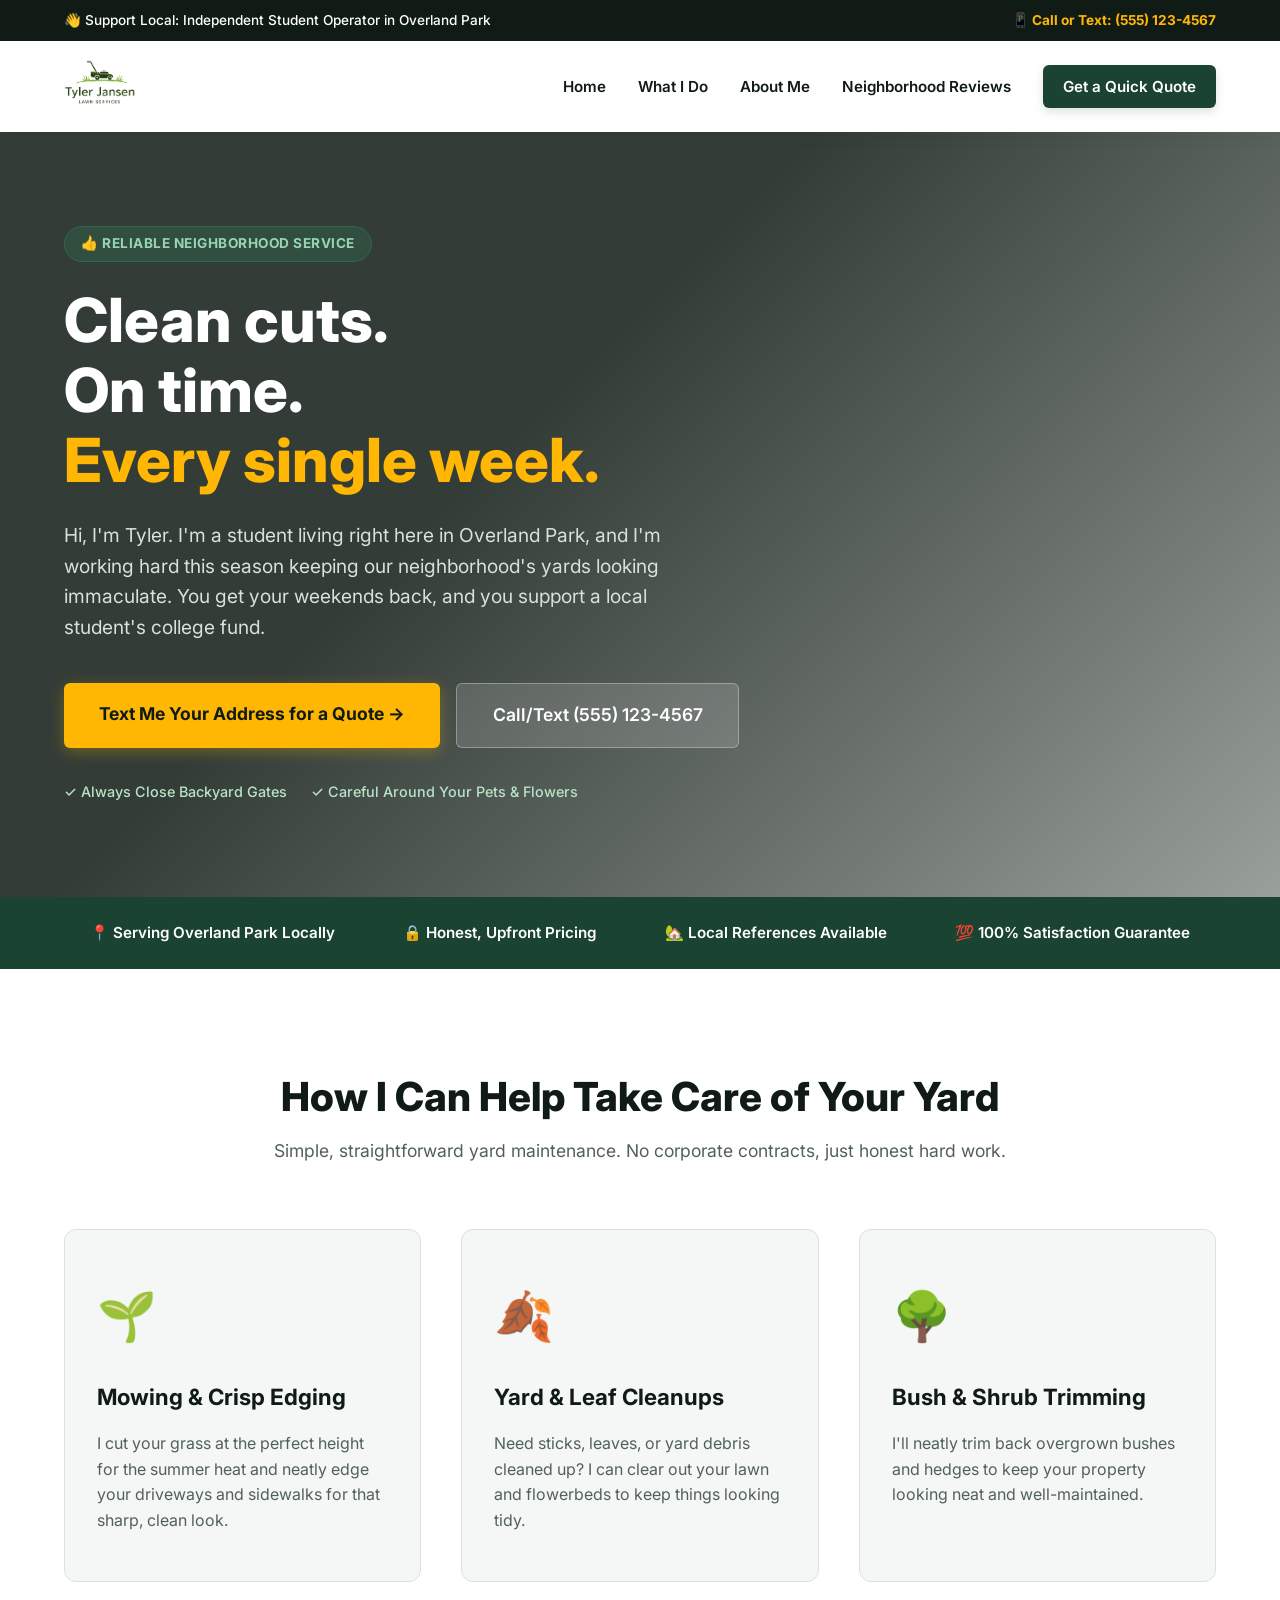
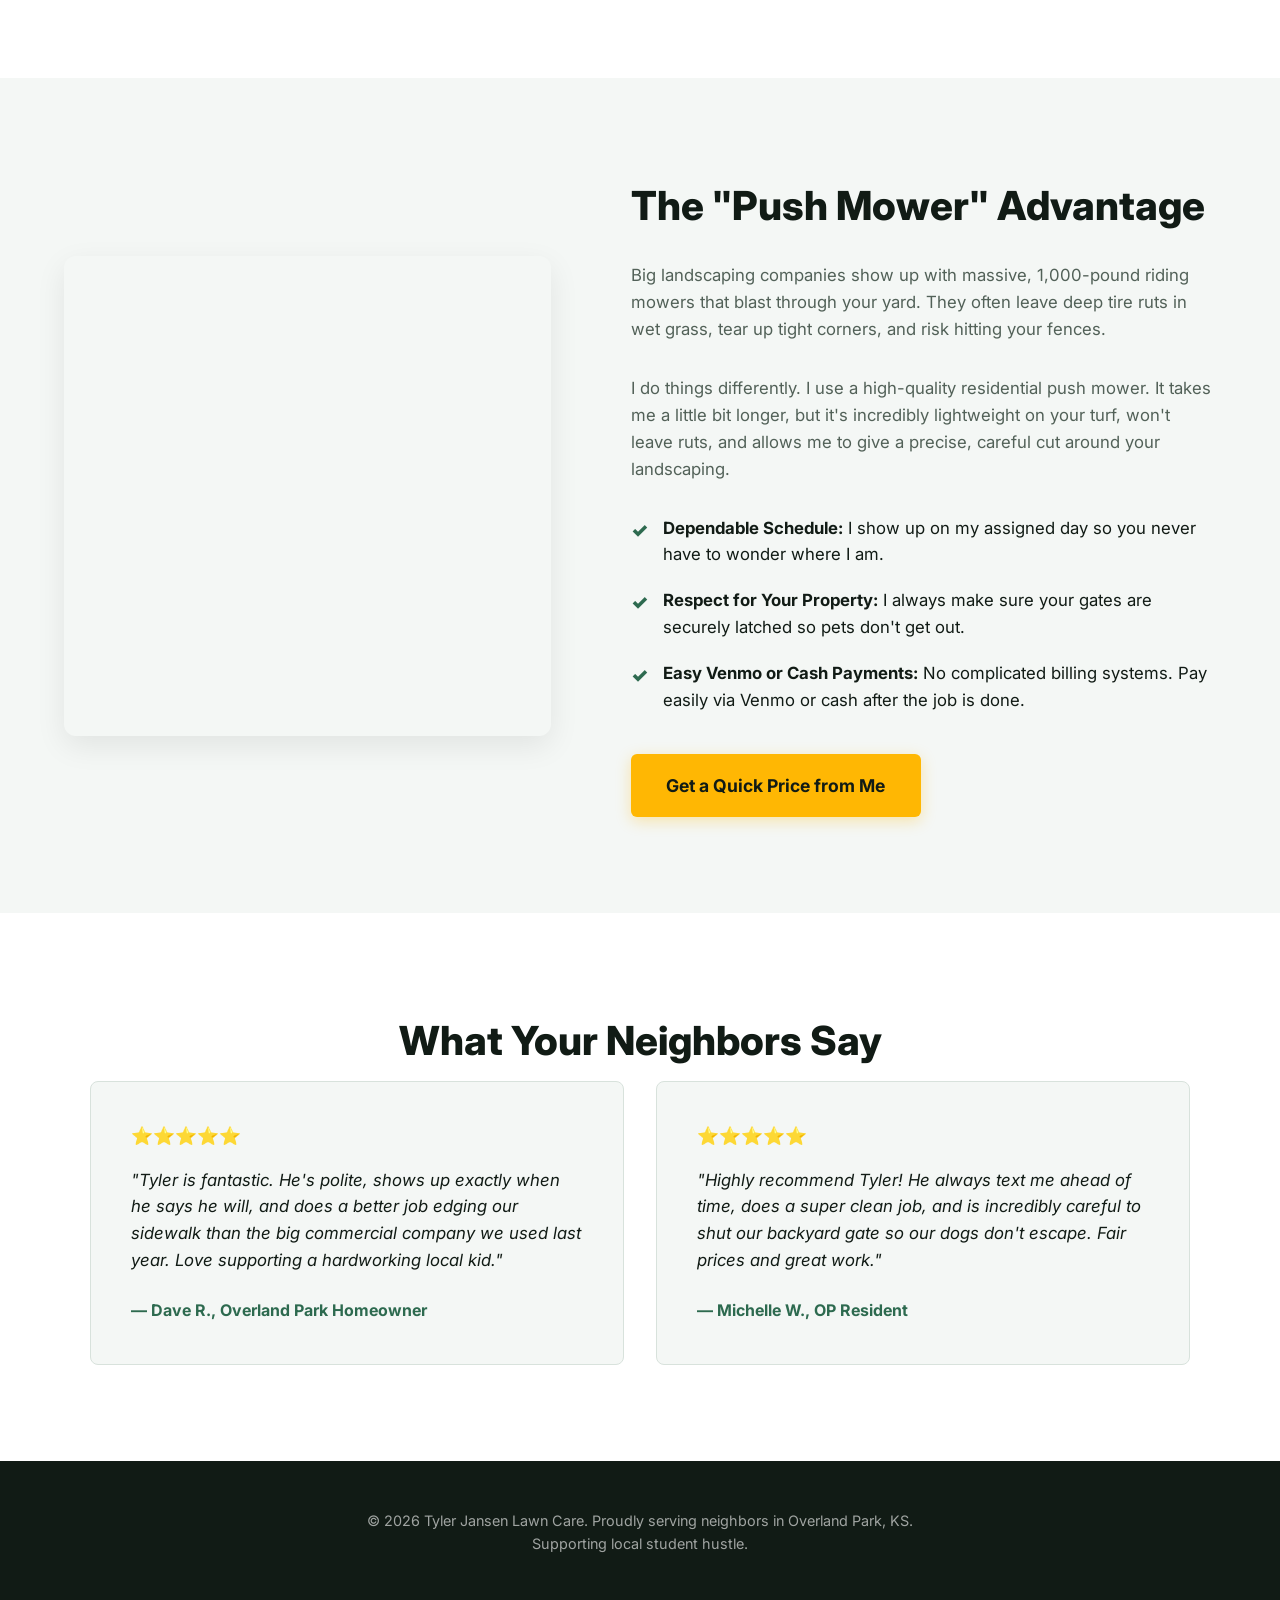
<file: index.html>
<!DOCTYPE html>
<html lang="en">
<head>
    <meta charset="UTF-8">
    <meta name="viewport" content="width=device-width, initial-scale=1.0">
    <title>Tyler Jansen Lawn Care | Local Overland Park Student Lawn Mowing</title>
    <meta name="description" content="Hi, I'm Tyler! I'm a local student providing reliable, high-quality lawn mowing and yard cleanup right here in Overland Park. Get a quick price today!">
    <link rel="stylesheet" href="css/style.css">
    <link rel="preconnect" href="https://fonts.googleapis.com">
    <link rel="preconnect" href="https://fonts.gstatic.com" crossorigin>
    <link href="https://fonts.googleapis.com/css2?family=Inter:wght@400;500;600;700;800&display=swap" rel="stylesheet">
</head>
<body>

    <!-- LOCAL & ACCESSIBLE TOP BAR -->
    <div class="top-bar">
        <p>👋 Support Local: Independent Student Operator in Overland Park</p>
        <a href="tel:5551234567" class="phone-link">📱 Call or Text: (555) 123-4567</a>
    </div>

    <!-- NAVIGATION -->
    <nav>
        <a href="index.html" class="logo">
            <img src="./Assets/logo.png" alt="Tyler Jansen" onerror="this.style.display='none'; this.parentElement.innerText='Tyler Jansen Lawn Care'">
        </a>
        <button class="mobile-menu-toggle" aria-label="Toggle Navigation">
            <span></span><span></span><span></span>
        </button>
        <ul class="nav-links">
            <li><a href="index.html#home">Home</a></li>
            <li><a href="index.html#services">What I Do</a></li>
            <li><a href="index.html#about">About Me</a></li>
            <li><a href="index.html#reviews">Neighborhood Reviews</a></li>
            <li><a href="estimate.html" class="cta-btn-nav">Get a Quick Quote</a></li>
        </ul>
    </nav>

    <!-- HERO SECTION -->
    <header id="home" class="hero-box">
        <div class="hero-content">
            <div class="badge">👍 Reliable Neighborhood Service</div>
            <h1>Clean cuts.<br>On time.<br><span class="highlight">Every single week.</span></h1>
            <p class="hero-subtext">Hi, I'm Tyler. I'm a student living right here in Overland Park, and I'm working hard this season keeping our neighborhood's yards looking immaculate. You get your weekends back, and you support a local student's college fund.</p>
            <div class="hero-cta-group">
                <a href="estimate.html" class="cta-btn-primary">Text Me Your Address for a Quote →</a>
                <a href="tel:5551234567" class="cta-btn-secondary">Call/Text (555) 123-4567</a>
            </div>
            <div class="hero-trust-indicators">
                <span>✓ Always Close Backyard Gates</span>
                <span>✓ Careful Around Your Pets & Flowers</span>
            </div>
        </div>
    </header>

    <!-- TRUST STRIP (Pivoted from corporate to neighborhood trust) -->
    <section class="trust-strip">
        <div class="badge-item">📍 Serving Overland Park Locally</div>
        <div class="badge-item">🔒 Honest, Upfront Pricing</div>
        <div class="badge-item">🏡 Local References Available</div>
        <div class="badge-item">💯 100% Satisfaction Guarantee</div>
    </section>

    <!-- SERVICES SECTION -->
    <section id="services">
        <h2 class="section-title">How I Can Help Take Care of Your Yard</h2>
        <p class="section-subtitle">Simple, straightforward yard maintenance. No corporate contracts, just honest hard work.</p>
        <div class="services-grid">
            <div class="service-card">
                <div class="service-icon">🌱</div>
                <h3>Mowing & Crisp Edging</h3>
                <p>I cut your grass at the perfect height for the summer heat and neatly edge your driveways and sidewalks for that sharp, clean look.</p>
            </div>
            <div class="service-card">
                <div class="service-icon">🍂</div>
                <h3>Yard & Leaf Cleanups</h3>
                <p>Need sticks, leaves, or yard debris cleaned up? I can clear out your lawn and flowerbeds to keep things looking tidy.</p>
            </div>
            <div class="service-card">
                <div class="service-icon">🌳</div>
                <h3>Bush & Shrub Trimming</h3>
                <p>I'll neatly trim back overgrown bushes and hedges to keep your property looking neat and well-maintained.</p>
            </div>
        </div>
    </section>

    <!-- THE PUSH MOWER ADVANTAGE & ABOUT ME -->
    <section id="about" class="why-us-section">
        <!-- Tip: Replace this background image in CSS with a real photo of Tyler standing with his mower! -->
        <div class="why-us-image"></div>
        <div class="why-us-content">
            <h2>The "Push Mower" Advantage</h2>
            <p>Big landscaping companies show up with massive, 1,000-pound riding mowers that blast through your yard. They often leave deep tire ruts in wet grass, tear up tight corners, and risk hitting your fences.</p>
            <p>I do things differently. I use a high-quality residential push mower. It takes me a little bit longer, but it's incredibly lightweight on your turf, won't leave ruts, and allows me to give a precise, careful cut around your landscaping.</p>
            <ul class="benefits-list">
                <li><strong>Dependable Schedule:</strong> I show up on my assigned day so you never have to wonder where I am.</li>
                <li><strong>Respect for Your Property:</strong> I always make sure your gates are securely latched so pets don't get out.</li>
                <li><strong>Easy Venmo or Cash Payments:</strong> No complicated billing systems. Pay easily via Venmo or cash after the job is done.</li>
            </ul>
            <a href="estimate.html" class="cta-btn-primary">Get a Quick Price from Me</a>
        </div>
    </section>

    <!-- LOCAL SOCIAL PROOF -->
    <section id="reviews" class="reviews-section">
        <h2 class="section-title">What Your Neighbors Say</h2>
        <div class="reviews-grid">
            <div class="review-card">
                <div class="stars">⭐⭐⭐⭐⭐</div>
                <p class="review-text">"Tyler is fantastic. He's polite, shows up exactly when he says he will, and does a better job edging our sidewalk than the big commercial company we used last year. Love supporting a hardworking local kid."</p>
                <span class="review-author">— Dave R., Overland Park Homeowner</span>
            </div>
            <div class="review-card">
                <div class="stars">⭐⭐⭐⭐⭐</div>
                <p class="review-text">"Highly recommend Tyler! He always text me ahead of time, does a super clean job, and is incredibly careful to shut our backyard gate so our dogs don't escape. Fair prices and great work."</p>
                <span class="review-author">— Michelle W., OP Resident</span>
            </div>
        </div>
    </section>

    <!-- FOOTER -->
    <footer>
        <div class="footer-content">
            <p>&copy; 2026 Tyler Jansen Lawn Care. Proudly serving neighbors in Overland Park, KS.</p>
            <p>Supporting local student hustle.</p>
        </div>
    </footer>

    <script src="js/main.js"></script>
</body>
</html>
</file>
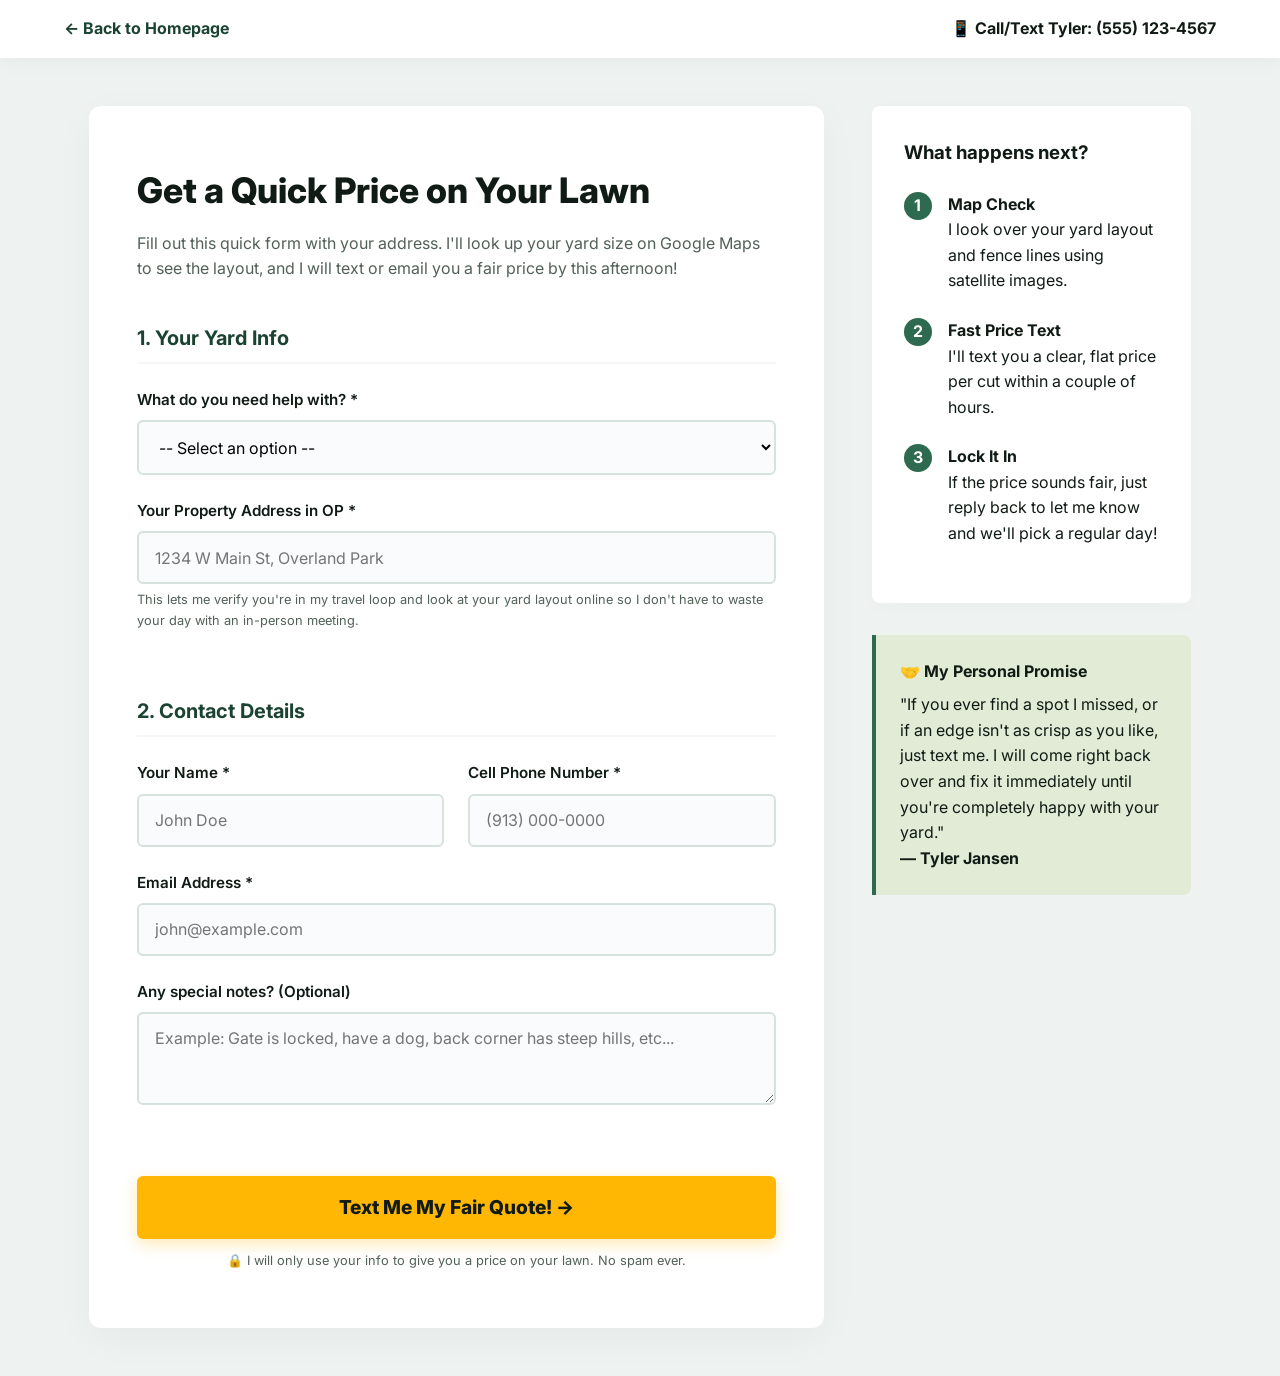
<file: estimate.html>
<!DOCTYPE html>
<html lang="en">
<head>
    <meta charset="UTF-8">
    <meta name="viewport" content="width=device-width, initial-scale=1.0">
    <title>Get a Quick Price | Tyler Jansen Lawn Care</title>
    <link rel="stylesheet" href="css/style.css">
    <link rel="preconnect" href="https://fonts.googleapis.com">
    <link rel="preconnect" href="https://fonts.gstatic.com" crossorigin>
    <link href="https://fonts.googleapis.com/css2?family=Inter:wght@400;500;600;700;800&display=swap" rel="stylesheet">
</head>
<body class="form-page-body">

    <!-- MINIMAL HEADER -->
    <nav class="minimal-nav">
        <a href="index.html" class="logo">← Back to Homepage</a>
        <a href="tel:5551234567" class="nav-phone">📱 Call/Text Tyler: (555) 123-4567</a>
    </nav>

    <main class="form-wrapper">
        <div class="form-container">
            <div class="form-header-box">
                <h1>Get a Quick Price on Your Lawn</h1>
                <p>Fill out this quick form with your address. I'll look up your yard size on Google Maps to see the layout, and I will text or email you a fair price by this afternoon!</p>
            </div>

            <!-- FORM SYSTEM -->
            <form id="leadForm" action="thank-you.html" method="GET" class="optimized-form">
                
                <fieldset class="form-section">
                    <legend>1. Your Yard Info</legend>
                    <div class="form-group">
                        <label for="service">What do you need help with? *</label>
                        <select id="service" name="service" required>
                            <option value="" disabled selected>-- Select an option --</option>
                            <option value="weekly">Weekly Mowing & Edging</option>
                            <option value="biweekly">Bi-Weekly Mowing & Edging</option>
                            <option value="cleanup">One-Time Yard Cleanup</option>
                            <option value="bushes">Bush/Hedge Trimming</option>
                            <option value="other">Something else (Drop notes below)</option>
                        </select>
                    </div>

                    <div class="form-group">
                        <label for="address">Your Property Address in OP *</label>
                        <input type="text" id="address" name="address" required placeholder="1234 W Main St, Overland Park">
                        <small class="input-helper">This lets me verify you're in my travel loop and look at your yard layout online so I don't have to waste your day with an in-person meeting.</small>
                    </div>
                </fieldset>

                <fieldset class="form-section">
                    <legend>2. Contact Details</legend>
                    <div class="form-row">
                        <div class="form-group">
                            <label for="fullName">Your Name *</label>
                            <input type="text" id="fullName" name="fullName" required placeholder="John Doe">
                        </div>
                        <div class="form-group">
                            <label for="phone">Cell Phone Number *</label>
                            <input type="tel" id="phone" name="phone" required placeholder="(913) 000-0000">
                        </div>
                    </div>

                    <div class="form-group">
                        <label for="email">Email Address *</label>
                        <input type="email" id="email" name="email" required placeholder="john@example.com">
                    </div>

                    <div class="form-group">
                        <label for="notes">Any special notes? (Optional)</label>
                        <textarea id="notes" name="notes" rows="3" placeholder="Example: Gate is locked, have a dog, back corner has steep hills, etc..."></textarea>
                    </div>
                </fieldset>

                <div class="form-submit-wrapper">
                    <button type="submit" class="submit-btn-large">Text Me My Fair Quote! →</button>
                    <p class="security-text">🔒 I will only use your info to give you a price on your lawn. No spam ever.</p>
                </div>
            </form>
        </div>

        <!-- SIDEBAR TRUST ELEMENTS -->
        <aside class="form-sidebar">
            <div class="sidebar-card">
                <h3>What happens next?</h3>
                <ul class="steps-list">
                    <li>
                        <span class="step-num">1</span>
                        <div>
                            <strong>Map Check</strong>
                            <p>I look over your yard layout and fence lines using satellite images.</p>
                        </div>
                    </li>
                    <li>
                        <span class="step-num">2</span>
                        <div>
                            <strong>Fast Price Text</strong>
                            <p>I'll text you a clear, flat price per cut within a couple of hours.</p>
                        </div>
                    </li>
                    <li>
                        <span class="step-num">3</span>
                        <div>
                            <strong>Lock It In</strong>
                            <p>If the price sounds fair, just reply back to let me know and we'll pick a regular day!</p>
                        </div>
                    </li>
                </ul>
            </div>

            <div class="sidebar-guarantee">
                <h4>🤝 My Personal Promise</h4>
                <p>"If you ever find a spot I missed, or if an edge isn't as crisp as you like, just text me. I will come right back over and fix it immediately until you're completely happy with your yard."</p>
                <strong>— Tyler Jansen</strong>
            </div>
        </aside>
    </main>

    <script src="js/main.js"></script>
</body>
</html>
</file>
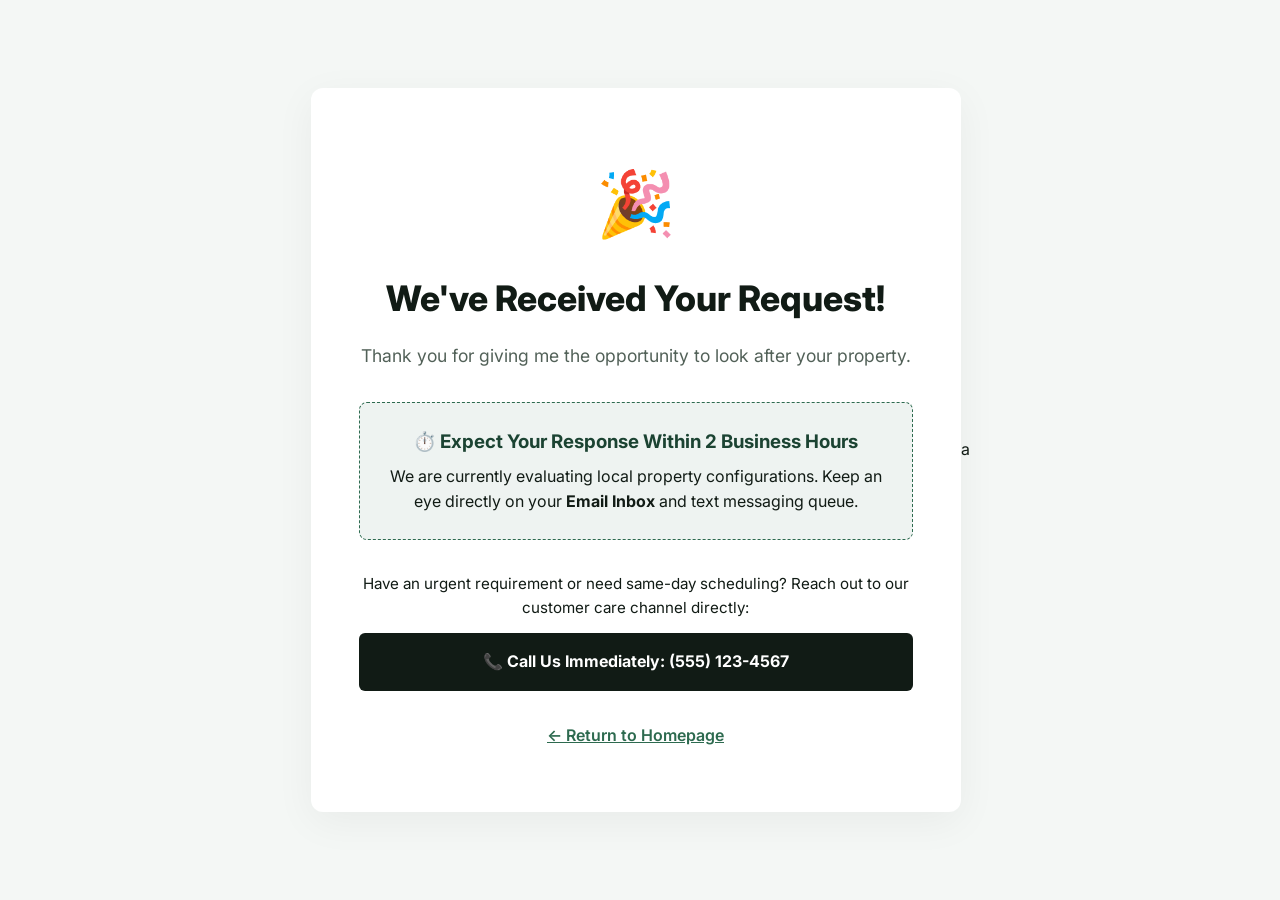
<file: thank-you.html>
<!DOCTYPE html>
<html lang="en">
<head>
    <meta charset="UTF-8">
    <meta name="viewport" content="width=device-width, initial-scale=1.0">
    <title>Thank You! Quote Request Received | Tyler Jansen Co.</title>
    <link rel="stylesheet" href="css/style.css">
    <link rel="preconnect" href="https://fonts.googleapis.com">
    <link rel="preconnect" href="https://fonts.gstatic.com" crossorigin>
    <link href="https://fonts.googleapis.com/css2?family=Inter:wght@400;500;600;700;800&display=swap" rel="stylesheet">
</head>
<body class="thanks-page-body">

    <div class="thanks-container">
        <div class="success-icon">🎉</div>
        <h1>We've Received Your Request!</h1>
        <p class="thanks-lead">Thank you for giving me the opportunity to look after your property.</p>
        
        <div class="timeline-box">
            <h3>⏱️ Expect Your Response Within 2 Business Hours</h3>
            <p>We are currently evaluating local property configurations. Keep an eye directly on your <strong>Email Inbox</strong> and text messaging queue.</p>
        </div>

        <p class="urgent-notice">Have an urgent requirement or need same-day scheduling? Reach out to our customer care channel directly:</p>
        <a href="tel:5551234567" class="cta-btn-phone-large">📞 Call Us Immediately: (555) 123-4567</a>

        <div class="thanks-actions">
            <a href="index.html" class="back-home-link">← Return to Homepage</a>
        </div>
    </div>

</body>
</html>a
</file>
<file: css/style.css>
/* --- DESIGN TOKEN VARIABLES --- */
:root {
    --primary: #1b4332;
    --primary-light: #2d6a4f;
    --accent: #ffb703;
    --accent-hover: #fb8500;
    --dark: #111b15;
    --light: #f4f7f5;
    --white: #ffffff;
    --text-muted: #526158;
    --border-color: #d8e2dc;
    --font-stack: 'Inter', system-ui, -apple-system, sans-serif;
    --transition-smooth: all 0.25s cubic-bezier(0.4, 0, 0.2, 1);
}

/* --- MASTER RESET --- */
* {
    margin: 0;
    padding: 0;
    box-sizing: border-box;
    font-family: var(--font-stack);
    scroll-behavior: smooth;
}

body {
    background-color: var(--light);
    color: var(--dark);
    line-height: 1.6;
    font-size: 1rem;
}

/* --- ACCESSIBILITY TOP STRIP --- */
.top-bar {
    background-color: var(--dark);
    color: var(--white);
    padding: 0.6rem 5%;
    display: flex;
    justify-content: space-between;
    align-items: center;
    font-size: 0.85rem;
    font-weight: 500;
    z-index: 1001;
    position: relative;
}
.top-bar .phone-link {
    color: var(--accent);
    text-decoration: none;
    font-weight: 700;
}

/* --- NAVIGATION --- */
nav {
    background-color: var(--white);
    display: flex;
    justify-content: space-between;
    align-items: center;
    padding: 1.2rem 5%;
    position: sticky;
    top: 0;
    z-index: 1000;
    box-shadow: 0 4px 20px rgba(0,0,0,0.04);
}
.logo img {
    height: 45px;
    object-fit: contain;
}
.nav-links {
    display: flex;
    align-items: center;
    list-style: none;
    gap: 2rem;
}
.nav-links li a {
    text-decoration: none;
    color: var(--dark);
    font-weight: 600;
    font-size: 0.95rem;
    transition: var(--transition-smooth);
}
.nav-links li a:hover {
    color: var(--primary-light);
}

/* --- CONVERSION BUTTON STYLES --- */
.cta-btn-nav {
    background-color: var(--primary);
    color: var(--white) !important;
    padding: 0.75rem 1.25rem;
    border-radius: 6px;
    box-shadow: 0 4px 10px rgba(27, 67, 50, 0.15);
}
.cta-btn-nav:hover {
    background-color: var(--primary-light);
    transform: translateY(-1px);
}
.cta-btn-primary {
    display: inline-block;
    background-color: var(--accent);
    color: var(--dark);
    font-weight: 700;
    padding: 1.1rem 2.2rem;
    text-decoration: none;
    border-radius: 6px;
    box-shadow: 0 4px 15px rgba(255, 183, 3, 0.3);
    transition: var(--transition-smooth);
    font-size: 1.1rem;
    text-align: center;
}
.cta-btn-primary:hover {
    background-color: var(--accent-hover);
    transform: translateY(-2px);
    box-shadow: 0 6px 20px rgba(255, 183, 3, 0.45);
}
.cta-btn-secondary {
    display: inline-block;
    background-color: rgba(255,255,255,0.15);
    color: var(--white);
    font-weight: 600;
    padding: 1.1rem 2.2rem;
    text-decoration: none;
    border-radius: 6px;
    border: 1px solid rgba(255,255,255,0.3);
    backdrop-filter: blur(5px);
    transition: var(--transition-smooth);
    font-size: 1.1rem;
    text-align: center;
}
.cta-btn-secondary:hover {
    background-color: var(--white);
    color: var(--dark);
}

/* --- HERO COMPONENT --- */
.hero-box {
    background: linear-gradient(135deg, rgba(17, 27, 21, 0.85) 40%, rgba(17, 27, 21, 0.4)), 
                url('https://images.unsplash.com/photo-1533460004989-cef01064af7e?auto=format&fit=crop&q=80&w=1920') no-repeat center center/cover;
    min-height: 85vh;
    display: flex;
    align-items: center;
    padding: 4rem 5%;
}
.hero-content {
    max-width: 750px;
    color: var(--white);
}
.badge {
    display: inline-block;
    background-color: rgba(45, 106, 79, 0.4);
    border: 1px solid var(--primary-light);
    color: #95d5b2;
    padding: 0.4rem 1rem;
    border-radius: 50px;
    font-weight: 700;
    font-size: 0.85rem;
    text-transform: uppercase;
    letter-spacing: 0.5px;
    margin-bottom: 1.5rem;
}
.hero-content h1 {
    font-size: 3.8rem;
    font-weight: 800;
    line-height: 1.15;
    margin-bottom: 1.5rem;
}
.hero-content h1 .highlight {
    color: var(--accent);
}
.hero-subtext {
    font-size: 1.2rem;
    color: #d8e2dc;
    margin-bottom: 2.5rem;
    max-width: 650px;
}
.hero-cta-group {
    display: flex;
    gap: 1rem;
    flex-wrap: wrap;
    margin-bottom: 2rem;
}
.hero-trust-indicators {
    display: flex;
    gap: 1.5rem;
    font-size: 0.9rem;
    color: #b7e4c7;
    font-weight: 500;
}

/* --- VALUE TRUST STRIP --- */
.trust-strip {
    background-color: var(--primary);
    color: var(--white);
    display: flex;
    justify-content: space-around;
    padding: 1.5rem 5%;
    flex-wrap: wrap;
    gap: 1rem;
}
.badge-item {
    font-weight: 600;
    font-size: 0.95rem;
    display: flex;
    align-items: center;
}

/* --- SERVICES SECTION --- */
#services {
    padding: 6rem 5%;
    background-color: var(--white);
}
.section-title {
    text-align: center;
    font-size: 2.5rem;
    font-weight: 800;
    color: var(--dark);
    margin-bottom: 0.5rem;
}
.section-subtitle {
    text-align: center;
    color: var(--text-muted);
    font-size: 1.1rem;
    margin-bottom: 4rem;
}
.services-grid {
    display: grid;
    grid-template-columns: repeat(auto-fit, minmax(300px, 1fr));
    gap: 2.5rem;
}
.service-card {
    background: var(--light);
    padding: 3rem 2rem;
    border-radius: 12px;
    transition: var(--transition-smooth);
    border: 1px solid var(--border-color);
}
.service-card:hover {
    transform: translateY(-4px);
    box-shadow: 0 12px 30px rgba(17,27,21,0.06);
    border-color: var(--primary-light);
}
.service-icon {
    font-size: 3rem;
    margin-bottom: 1.5rem;
}
.service-card h3 {
    font-size: 1.4rem;
    margin-bottom: 1rem;
    color: var(--dark);
    font-weight: 700;
}
.service-card p {
    color: var(--text-muted);
}

/* --- WHY CHOOSE US --- */
.why-us-section {
    padding: 6rem 5%;
    display: flex;
    align-items: center;
    gap: 5rem;
    flex-wrap: wrap;
}
.why-us-image {
    flex: 1;
    min-width: 350px;
    height: 480px;
    background: url('https://images.unsplash.com/photo-1592417817098-8f3d6eb19675?auto=format&fit=crop&q=80&w=800') no-repeat center center/cover;
    border-radius: 12px;
    box-shadow: 0 10px 30px rgba(0,0,0,0.08);
}
.why-us-content {
    flex: 1.2;
    min-width: 350px;
}
.why-us-content h2 {
    font-size: 2.5rem;
    font-weight: 800;
    margin-bottom: 1.5rem;
}
.why-us-content p {
    color: var(--text-muted);
    margin-bottom: 2rem;
    font-size: 1.05rem;
}
.benefits-list {
    list-style: none;
    margin-bottom: 2.5rem;
}
.benefits-list li {
    position: relative;
    padding-left: 2rem;
    margin-bottom: 1.2rem;
    font-size: 1.05rem;
}
.benefits-list li::before {
    content: "✓";
    position: absolute;
    left: 0;
    color: var(--primary-light);
    font-weight: 900;
    font-size: 1.2rem;
}

/* --- SOCIAL PROOF REVIEWS --- */
.reviews-section {
    padding: 6rem 5%;
    background-color: var(--white);
}
.reviews-grid {
    display: grid;
    grid-template-columns: repeat(auto-fit, minmax(340px, 1fr));
    gap: 2rem;
    max-width: 1100px;
    margin: 0 auto;
}
.review-card {
    background: var(--light);
    border: 1px solid var(--border-color);
    padding: 2.5rem;
    border-radius: 8px;
}
.stars {
    margin-bottom: 1rem;
    font-size: 1.1rem;
}
.review-text {
    font-style: italic;
    color: var(--dark);
    font-size: 1.05rem;
    margin-bottom: 1.5rem;
}
.review-author {
    font-weight: 700;
    color: var(--primary-light);
    display: block;
}

/* --- FORM LAYOUT SYSTEM --- */
.minimal-nav {
    background: var(--white);
    padding: 1rem 5%;
    display: flex;
    justify-content: space-between;
}
.minimal-nav .logo {
    text-decoration: none;
    color: var(--primary);
    font-weight: 700;
}
.nav-phone {
    color: var(--dark);
    font-weight: 700;
    text-decoration: none;
}
.form-page-body {
    background-color: #eef2f0;
}
.form-wrapper {
    max-width: 1150px;
    margin: 3rem auto;
    padding: 0 1.5rem;
    display: flex;
    gap: 3rem;
    align-items: flex-start;
}
.form-container {
    background: var(--white);
    padding: 3.5rem 3rem;
    border-radius: 12px;
    box-shadow: 0 10px 40px rgba(0,0,0,0.04);
    flex: 2;
}
.form-header-box h1 {
    font-size: 2.2rem;
    font-weight: 800;
    margin-bottom: 0.8rem;
    color: var(--dark);
}
.form-header-box p {
    color: var(--text-muted);
    margin-bottom: 2.5rem;
}
.form-section {
    border: none;
    margin-bottom: 2.5rem;
}
.form-section legend {
    font-size: 1.25rem;
    font-weight: 700;
    color: var(--primary);
    margin-bottom: 1.5rem;
    width: 100%;
    border-bottom: 2px solid var(--light);
    padding-bottom: 0.5rem;
}
.form-group {
    margin-bottom: 1.5rem;
}
.form-row {
    display: grid;
    grid-template-columns: 1fr 1fr;
    gap: 1.5rem;
}
.form-group label {
    display: block;
    margin-bottom: 0.5rem;
    font-weight: 600;
    font-size: 0.95rem;
}
.form-group input,
.form-group select,
.form-group textarea {
    width: 100%;
    padding: 0.9rem 1rem;
    border: 2px solid var(--border-color);
    border-radius: 6px;
    font-size: 1rem;
    outline: none;
    transition: var(--transition-smooth);
    background-color: #fafbfc;
}
.form-group input:focus,
.form-group select:focus,
.form-group textarea:focus {
    border-color: var(--primary-light);
    background-color: var(--white);
    box-shadow: 0 0 0 4px rgba(45,106,79,0.1);
}
.input-helper {
    display: block;
    color: var(--text-muted);
    font-size: 0.8rem;
    margin-top: 0.4rem;
}
.submit-btn-large {
    width: 100%;
    background-color: var(--accent);
    color: var(--dark);
    font-weight: 800;
    font-size: 1.2rem;
    padding: 1.2rem;
    border: none;
    border-radius: 6px;
    cursor: pointer;
    box-shadow: 0 5px 15px rgba(255,183,3,0.3);
    transition: var(--transition-smooth);
}
.submit-btn-large:hover {
    background-color: var(--accent-hover);
    transform: translateY(-2px);
}
.security-text {
    text-align: center;
    font-size: 0.8rem;
    color: var(--text-muted);
    margin-top: 0.8rem;
}

/* --- SIDEBAR COMPONENTS --- */
.form-sidebar {
    flex: 1;
    min-width: 300px;
}
.sidebar-card {
    background: var(--white);
    padding: 2rem;
    border-radius: 8px;
    box-shadow: 0 4px 20px rgba(0,0,0,0.02);
    margin-bottom: 2rem;
}
.sidebar-card h3 {
    margin-bottom: 1.5rem;
}
.steps-list {
    list-style: none;
}
.steps-list li {
    display: flex;
    gap: 1rem;
    margin-bottom: 1.5rem;
}
.step-num {
    background: var(--primary-light);
    color: var(--white);
    font-weight: 700;
    width: 28px;
    height: 28px;
    border-radius: 50%;
    display: flex;
    align-items: center;
    justify-content: center;
    flex-shrink: 0;
}
.sidebar-guarantee {
    background: #e1ebd5;
    border-left: 4px solid var(--primary-light);
    padding: 1.5rem;
    border-radius: 0 8px 8px 0;
}
.sidebar-guarantee h4 {
    margin-bottom: 0.5rem;
}

/* --- THANK YOU CONTAINER --- */
.thanks-page-body {
    background-color: var(--light);
    display: flex;
    align-items: center;
    justify-content: center;
    min-height: 100vh;
    padding: 2rem;
}
.thanks-container {
    background-color: var(--white);
    max-width: 650px;
    padding: 4rem 3rem;
    border-radius: 12px;
    text-align: center;
    box-shadow: 0 10px 40px rgba(0,0,0,0.05);
}
.success-icon {
    font-size: 4rem;
    margin-bottom: 1rem;
}
.thanks-container h1 {
    font-size: 2.2rem;
    font-weight: 800;
    margin-bottom: 1rem;
}
.thanks-lead {
    font-size: 1.1rem;
    color: var(--text-muted);
    margin-bottom: 2rem;
}
.timeline-box {
    background-color: rgba(45,106,79,0.08);
    border: 1px dashed var(--primary-light);
    padding: 1.5rem;
    border-radius: 8px;
    margin-bottom: 2rem;
}
.timeline-box h3 {
    color: var(--primary);
    margin-bottom: 0.4rem;
}
.urgent-notice {
    font-size: 0.95rem;
    margin-bottom: 0.8rem;
}
.cta-btn-phone-large {
    display: block;
    background-color: var(--dark);
    color: var(--white);
    padding: 1rem;
    border-radius: 6px;
    text-decoration: none;
    font-weight: 700;
    margin-bottom: 2rem;
}
.back-home-link {
    color: var(--primary-light);
    font-weight: 600;
}

/* --- BOTTOM FOOTER LAYER --- */
footer {
    background-color: var(--dark);
    color: rgba(255,255,255,0.6);
    padding: 3rem 5%;
    text-align: center;
    font-size: 0.9rem;
}

/* --- NAVIGATION RESPONSIVE LOGIC --- */
.mobile-menu-toggle {
    display: none;
    flex-direction: column;
    gap: 6px;
    background: none;
    border: none;
    cursor: pointer;
}
.mobile-menu-toggle span {
    width: 28px;
    height: 3px;
    background-color: var(--dark);
    border-radius: 2px;
    transition: var(--transition-smooth);
}

@media (max-width: 992px) {
    .form-wrapper {
        flex-direction: column;
        align-items: stretch;
    }
    .form-sidebar {
        width: 100%;
    }
}

@media (max-width: 768px) {
    .top-bar {
        flex-direction: column;
        text-align: center;
        gap: 0.3rem;
    }
    .mobile-menu-toggle {
        display: flex;
    }
    .nav-links {
        position: absolute;
        top: 100%;
        left: 0;
        width: 100%;
        background: var(--white);
        flex-direction: column;
        padding: 2rem;
        gap: 1.5rem;
        box-shadow: 0 10px 20px rgba(0,0,0,0.05);
        display: none;
    }
    .nav-links.active {
        display: flex;
    }
    .hero-content h1 {
        font-size: 2.6rem;
    }
    .why-us-section {
        flex-direction: column-reverse;
        gap: 2.5rem;
    }
    .why-us-image {
        min-width: 100%;
        height: 280px;
    }
    .form-container {
        padding: 2rem 1.5rem;
    }
    .form-row {
        grid-template-columns: 1fr;
        gap: 0;
    }
}
</file>
